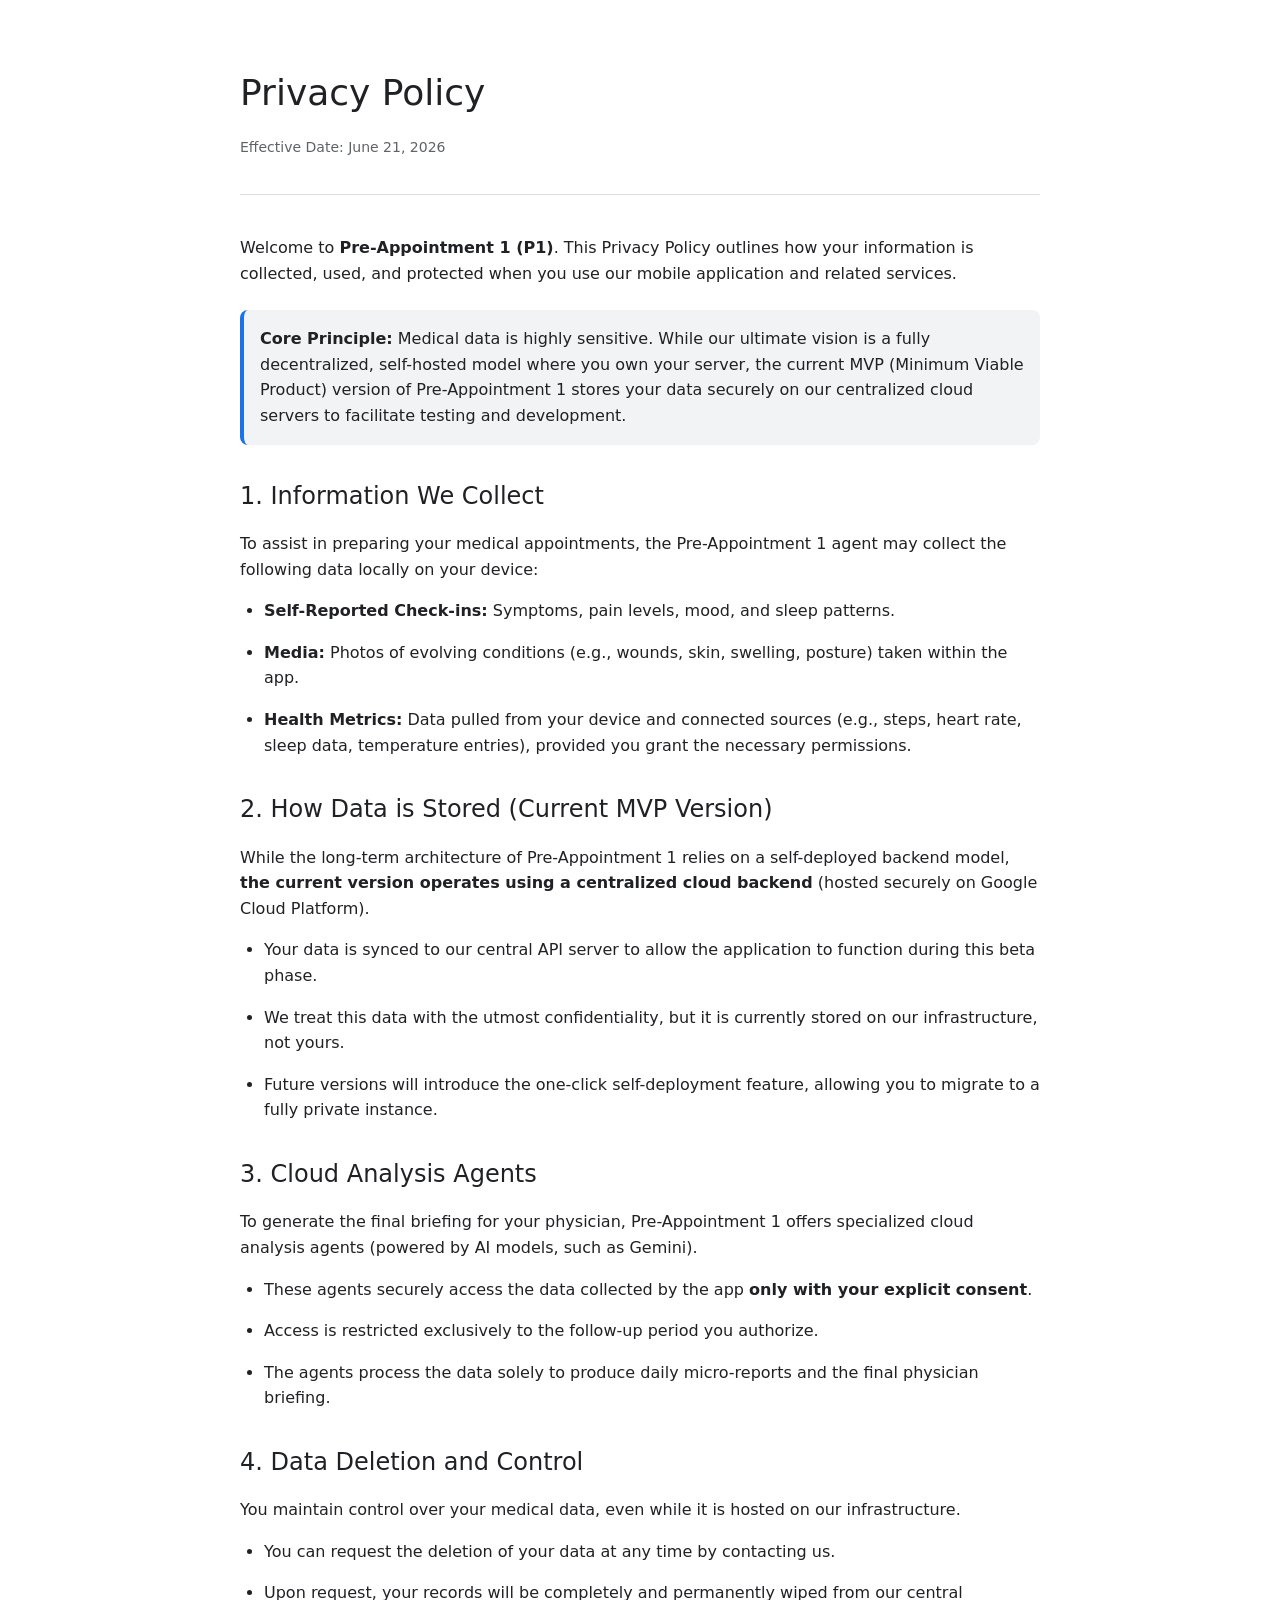
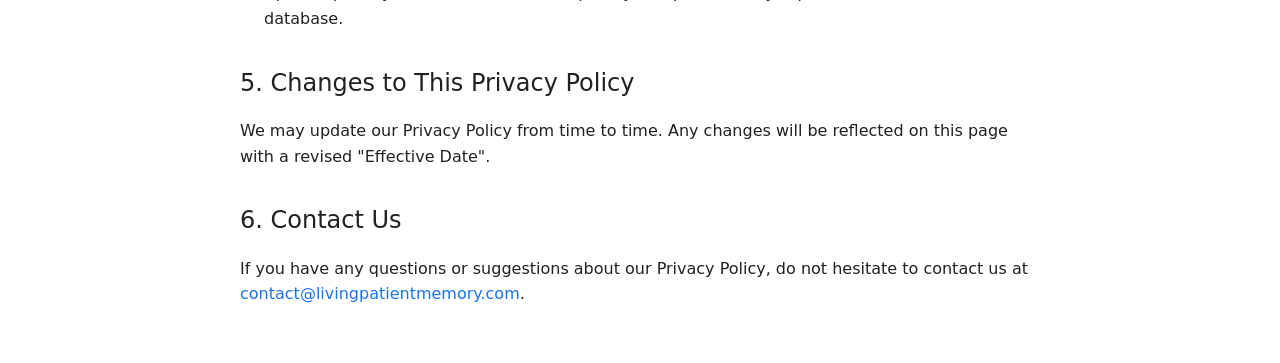
<file: web-privacy-policy/index.html>
<!DOCTYPE html>
<html lang="en">
<head>
    <meta charset="UTF-8">
    <meta name="viewport" content="width=device-width, initial-scale=1.0">
    <title>Privacy Policy - Pre-Appointment 1</title>
    <style>
        :root {
            --font-family: 'Google Sans', 'Roboto', 'Inter', system-ui, -apple-system, sans-serif;
            --text-color: #202124;
            --secondary-text-color: #5f6368;
            --link-color: #1a73e8;
            --bg-color: #ffffff;
        }

        body {
            font-family: var(--font-family);
            color: var(--text-color);
            background-color: var(--bg-color);
            line-height: 1.6;
            margin: 0;
            padding: 0;
            -webkit-font-smoothing: antialiased;
        }

        .container {
            max-width: 800px;
            margin: 0 auto;
            padding: 40px 20px;
        }

        header {
            margin-bottom: 40px;
            border-bottom: 1px solid #dadce0;
            padding-bottom: 20px;
        }

        h1 {
            font-size: 2.25rem;
            font-weight: 400;
            margin-bottom: 8px;
            color: var(--text-color);
        }

        .effective-date {
            color: var(--secondary-text-color);
            font-size: 0.875rem;
        }

        h2 {
            font-size: 1.5rem;
            font-weight: 400;
            margin-top: 32px;
            margin-bottom: 16px;
        }

        p, li {
            font-size: 1rem;
            color: var(--text-color);
            margin-bottom: 16px;
        }

        ul {
            margin-bottom: 24px;
            padding-left: 24px;
        }

        a {
            color: var(--link-color);
            text-decoration: none;
        }

        a:hover {
            text-decoration: underline;
        }

        .highlight {
            background-color: #f1f3f4;
            padding: 16px;
            border-radius: 8px;
            margin: 24px 0;
            border-left: 4px solid #1a73e8;
        }
    </style>
</head>
<body>
    <div class="container">
        <header>
            <h1>Privacy Policy</h1>
            <p class="effective-date">Effective Date: June 21, 2026</p>
        </header>

        <section>
            <p>Welcome to <strong>Pre-Appointment 1 (P1)</strong>. This Privacy Policy outlines how your information is collected, used, and protected when you use our mobile application and related services.</p>
            
            <div class="highlight">
                <strong>Core Principle:</strong> Medical data is highly sensitive. While our ultimate vision is a fully decentralized, self-hosted model where you own your server, the current MVP (Minimum Viable Product) version of Pre-Appointment 1 stores your data securely on our centralized cloud servers to facilitate testing and development.
            </div>
        </section>

        <section>
            <h2>1. Information We Collect</h2>
            <p>To assist in preparing your medical appointments, the Pre-Appointment 1 agent may collect the following data locally on your device:</p>
            <ul>
                <li><strong>Self-Reported Check-ins:</strong> Symptoms, pain levels, mood, and sleep patterns.</li>
                <li><strong>Media:</strong> Photos of evolving conditions (e.g., wounds, skin, swelling, posture) taken within the app.</li>
                <li><strong>Health Metrics:</strong> Data pulled from your device and connected sources (e.g., steps, heart rate, sleep data, temperature entries), provided you grant the necessary permissions.</li>
            </ul>
        </section>

        <section>
            <h2>2. How Data is Stored (Current MVP Version)</h2>
            <p>While the long-term architecture of Pre-Appointment 1 relies on a self-deployed backend model, <strong>the current version operates using a centralized cloud backend</strong> (hosted securely on Google Cloud Platform).</p>
            <ul>
                <li>Your data is synced to our central API server to allow the application to function during this beta phase.</li>
                <li>We treat this data with the utmost confidentiality, but it is currently stored on our infrastructure, not yours.</li>
                <li>Future versions will introduce the one-click self-deployment feature, allowing you to migrate to a fully private instance.</li>
            </ul>
        </section>

        <section>
            <h2>3. Cloud Analysis Agents</h2>
            <p>To generate the final briefing for your physician, Pre-Appointment 1 offers specialized cloud analysis agents (powered by AI models, such as Gemini).</p>
            <ul>
                <li>These agents securely access the data collected by the app <strong>only with your explicit consent</strong>.</li>
                <li>Access is restricted exclusively to the follow-up period you authorize.</li>
                <li>The agents process the data solely to produce daily micro-reports and the final physician briefing.</li>
            </ul>
        </section>

        <section>
            <h2>4. Data Deletion and Control</h2>
            <p>You maintain control over your medical data, even while it is hosted on our infrastructure.</p>
            <ul>
                <li>You can request the deletion of your data at any time by contacting us.</li>
                <li>Upon request, your records will be completely and permanently wiped from our central database.</li>
            </ul>
        </section>

        <section>
            <h2>5. Changes to This Privacy Policy</h2>
            <p>We may update our Privacy Policy from time to time. Any changes will be reflected on this page with a revised "Effective Date".</p>
        </section>

        <section>
            <h2>6. Contact Us</h2>
            <p>If you have any questions or suggestions about our Privacy Policy, do not hesitate to contact us at <a href="mailto:contact@livingpatientmemory.com">contact@livingpatientmemory.com</a>.</p>
        </section>
    </div>
</body>
</html>
</file>
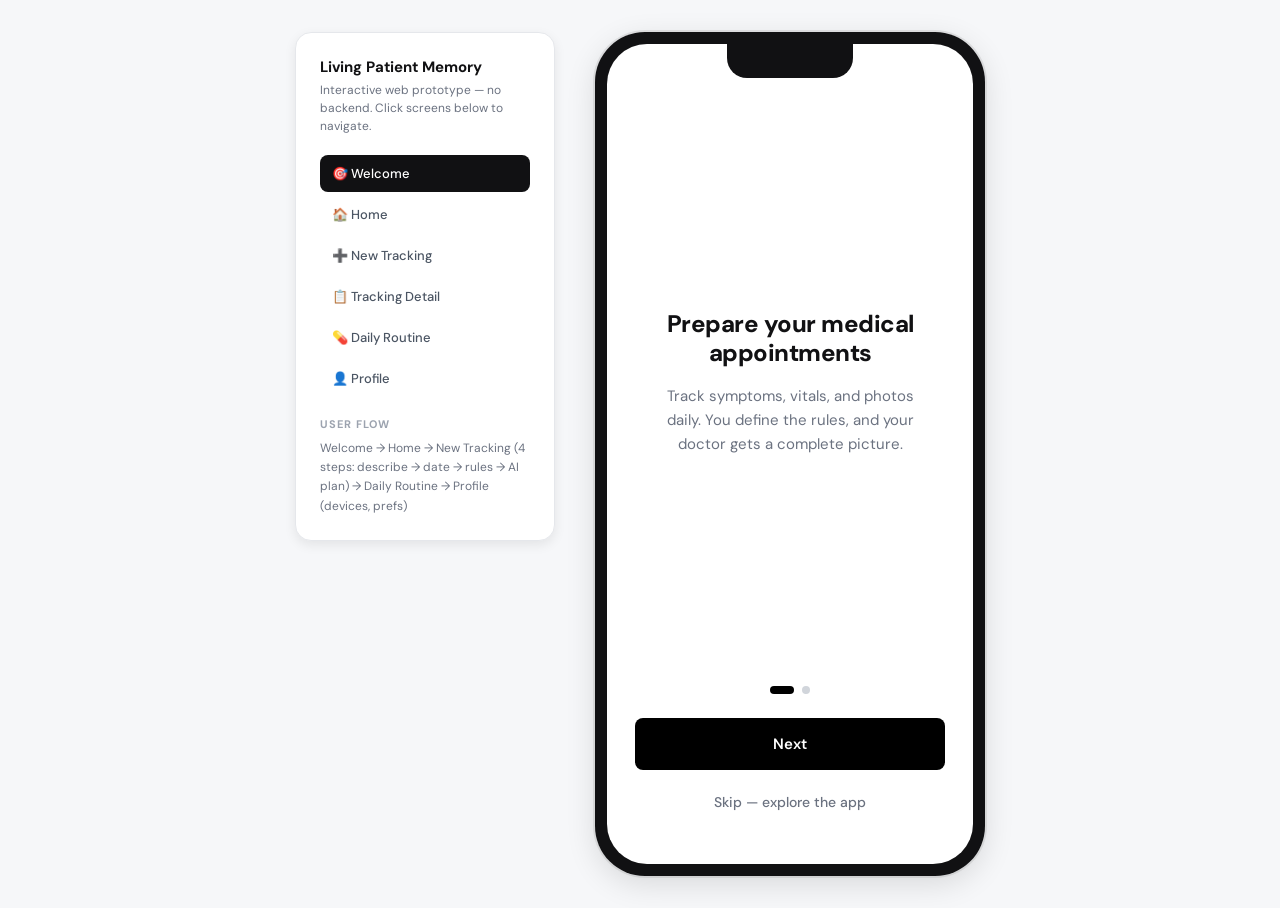
<file: web-prototype/index.html>
<!DOCTYPE html>
<html lang="en">
<head>
  <meta charset="UTF-8" />
  <meta name="viewport" content="width=device-width, initial-scale=1, maximum-scale=1, user-scalable=no" />
  <title>Living Patient Memory — Web Prototype</title>
  <meta name="description" content="Prepare your medical appointments with AI-powered health tracking. Web prototype for Living Patient Memory." />
  <link rel="preconnect" href="https://fonts.googleapis.com" />
  <link rel="preconnect" href="https://fonts.gstatic.com" crossorigin />
  <link href="https://fonts.googleapis.com/css2?family=DM+Sans:ital,opsz,wght@0,9..40,400;0,9..40,500;0,9..40,600;0,9..40,700;0,9..40,800;1,9..40,400&display=swap" rel="stylesheet" />
  <link rel="stylesheet" href="styles.css" />
  <link rel="stylesheet" href="journey.css" />
</head>
<body>

  <!-- ═══ POV PANEL ═══ -->
  <aside class="pov-panel" id="povPanel">
    <h2>Living Patient Memory</h2>
    <p class="pov-desc">Interactive web prototype — no backend. Click screens below to navigate.</p>
    <nav class="pov-nav">
      <button data-screen="onboarding" class="active">🎯 Welcome</button>
      <button data-screen="home">🏠 Home</button>
      <button data-screen="new-tracking">➕ New Tracking</button>
      <button data-screen="detail">📋 Tracking Detail</button>
      <button data-screen="routine">💊 Daily Routine</button>
      <button data-screen="profile">👤 Profile</button>
    </nav>
    <div class="pov-section">
      <h3>User Flow</h3>
      <p>Welcome → Home → New Tracking (4 steps: describe → date → rules → AI plan) → Daily Routine → Profile (devices, prefs)</p>
    </div>
  </aside>

  <!-- ═══ PHONE FRAME ═══ -->
  <div class="phone-frame">
    <div class="phone-notch"></div>
    <div class="phone-screen" id="phoneScreen">

      <!-- ═══ DRAWER ═══ -->
      <div class="drawer-overlay" id="drawerOverlay" onclick="toggleDrawer()"></div>
      <div class="drawer" id="mainDrawer">
        <div class="drawer-header">
          <div class="drawer-profile" onclick="goTo('profile'); toggleDrawer()">
            <div class="drawer-avatar" id="drawerAvatar">A</div>
            <div>
              <div style="font-weight:700; font-size:16px;" id="drawerName">Alex</div>
              <div style="font-size:12px; color:var(--gray-500);">View profile</div>
            </div>
          </div>
        </div>
        <div class="drawer-content">
          <div class="drawer-item" onclick="goTo('home'); toggleDrawer()">
            <svg viewBox="0 0 24 24" fill="none" stroke="currentColor" stroke-width="2" width="20" height="20"><path d="M3 9l9-7 9 7v11a2 2 0 0 1-2 2H5a2 2 0 0 1-2-2z"/><polyline points="9 22 9 12 15 12 15 22"/></svg>
            Home
          </div>
          <div class="section-label" style="margin:24px 0 8px;">Active Trackings</div>
          <div id="drawerTrackingsList"></div>
          <div class="drawer-item" style="color:var(--black); margin-top:12px;" onclick="goTo('new-tracking'); toggleDrawer()">
            <svg viewBox="0 0 24 24" fill="none" stroke="currentColor" stroke-width="2" width="20" height="20"><line x1="12" y1="5" x2="12" y2="19"/><line x1="5" y1="12" x2="19" y2="12"/></svg>
            Start new tracking
          </div>
        </div>
      </div>

      <!-- ═══ ONBOARDING ═══ -->
      <section class="screen active" id="screen-onboarding" data-screen="onboarding">
        <div class="onboarding">
          <div class="onboarding-slides">
            <!-- Slide 1 -->
            <div class="onboarding-slide active" data-slide="1">
              <h1>Prepare your medical appointments</h1>
              <p>Track symptoms, vitals, and photos daily. You define the rules, and your doctor gets a complete picture.</p>
            </div>
            <!-- Slide 2 -->
            <div class="onboarding-slide" data-slide="2">
              <h1>AI builds your best plan</h1>
              <p>Gemini analyzes your situation and designs a personalized tracking schedule, optimized for your next appointment.</p>
            </div>
          </div>
          <div class="onboarding-dots">
            <div class="dot active" data-dot="1"></div>
            <div class="dot" data-dot="2"></div>
          </div>
          <div class="onboarding-footer">
            <button class="btn-primary btn-primary--accent" id="onboardingNext">Next</button>
            <button class="btn-ghost" onclick="goTo('home')">Skip — explore the app</button>
          </div>
        </div>
      </section>

      <!-- ═══ HOME ═══ -->
      <section class="screen" id="screen-home" data-screen="home">
        <header class="app-header">
          <div class="header-top">
            <button class="btn-icon" onclick="toggleDrawer()" style="margin-left:-8px;">
              <svg viewBox="0 0 24 24" fill="none" stroke="currentColor" stroke-width="2"><line x1="3" y1="12" x2="21" y2="12"/><line x1="3" y1="6" x2="21" y2="6"/><line x1="3" y1="18" x2="21" y2="18"/></svg>
            </button>
            <h1 class="header-title" style="flex:1; text-align:center; font-size:18px;">Living Patient Memory</h1>
            <div style="width:40px;"></div> <!-- Spacer -->
          </div>
        </header>

        <!-- Countdown card (shown when there's an active tracking) -->
        <div class="countdown-card" id="countdownCard" style="display:none">
          <div class="countdown-label">Next appointment</div>
          <div class="countdown-date" id="countdownDate">July 2, 2026 — Dr. Martinez</div>
          <div class="countdown-timer" id="countdownTimer">
            <div class="countdown-unit"><div class="countdown-value" id="cdDays">19</div><div class="countdown-suffix">days</div></div>
            <div class="countdown-unit"><div class="countdown-value" id="cdHours">08</div><div class="countdown-suffix">hrs</div></div>
            <div class="countdown-unit"><div class="countdown-value" id="cdMins">42</div><div class="countdown-suffix">min</div></div>
          </div>
        </div>

        <div class="content with-bottom">
          <!-- Today's tasks nudge -->
          <div class="tracking-card" id="todayNudge" style="display:none" onclick="goTo('routine')">
            <div class="tracking-card-header">
              <div>
                <div class="tracking-card-title">Today's routine</div>
                <div class="tracking-card-sub">Photo and check-in due before 8:00 PM</div>
              </div>
              <div class="tracking-badge">Pending</div>
            </div>
          </div>

          <div class="section-label">Active trackings</div>

          <!-- Empty state -->
          <div class="empty-state" id="emptyState">
            <div class="empty-title">No active tracking</div>
            <div class="empty-desc">Describe what you want to monitor and our AI will build your personalized plan before your next appointment.</div>
            <button class="btn-primary btn-primary--accent" style="width:auto; padding:0 32px;" onclick="goTo('new-tracking')">Start your first tracking</button>
          </div>

          <!-- Tracking list -->
          <div id="trackingList" style="display:none"></div>
        </div>

        <!-- FAB -->
        <button class="fab" onclick="goTo('new-tracking')" aria-label="New tracking">
          <svg viewBox="0 0 24 24" fill="none" stroke="currentColor" stroke-width="2.5"><line x1="12" y1="5" x2="12" y2="19"/><line x1="5" y1="12" x2="19" y2="12"/></svg>
        </button>

        <!-- Tab bar -->
        <nav class="tab-bar">
          <button class="tab active">
            <svg viewBox="0 0 24 24" fill="currentColor"><path d="M10 20v-6h4v6h5v-8h3L12 3 2 12h3v8z"/></svg>
            <span>Home</span>
          </button>
          <button class="tab" onclick="goTo('profile')">
            <svg viewBox="0 0 24 24" fill="none" stroke="currentColor" stroke-width="2"><path d="M20 21v-2a4 4 0 0 0-4-4H8a4 4 0 0 0-4 4v2"/><circle cx="12" cy="7" r="4"/></svg>
            <span>Profile</span>
          </button>
        </nav>
      </section>

      <!-- ═══ NEW TRACKING ═══ -->
      <section class="screen" id="screen-new-tracking" data-screen="new-tracking">
        <div class="sub-header">
          <button class="btn-icon" onclick="goTo('home')">
            <svg viewBox="0 0 24 24" fill="none" stroke="currentColor" stroke-width="2"><polyline points="15 18 9 12 15 6"/></svg>
          </button>
          <h2>New Tracking</h2>
          <div class="spacer"></div>
        </div>

        <div class="step-indicator" id="stepIndicator">
          <div class="step-bar done"></div>
          <div class="step-bar"></div>
          <div class="step-bar"></div>
          <div class="step-bar"></div>
        </div>
        <div class="step-count" id="stepCount">Step 1 of 4</div>

        <div class="content" id="newTrackingContent">
          <!-- Steps are rendered dynamically by JS -->
        </div>
      </section>

      <!-- ═══ TRACKING DETAIL (REDESIGNED JOURNEY) ═══ -->
      <section class="screen" id="screen-detail" data-screen="detail">
        <div class="sub-header">
          <button class="btn-icon" onclick="toggleDrawer()">
            <svg viewBox="0 0 24 24" fill="none" stroke="currentColor" stroke-width="2"><line x1="3" y1="12" x2="21" y2="12"/><line x1="3" y1="6" x2="21" y2="6"/><line x1="3" y1="18" x2="21" y2="18"/></svg>
          </button>
          <h2 id="detailTitle">Tracking</h2>
          <button class="btn-icon" id="detailMenuBtn" onclick="toggleManageModal()">
            <svg viewBox="0 0 24 24" fill="none" stroke="currentColor" stroke-width="2"><circle cx="12" cy="12" r="1"/><circle cx="12" cy="5" r="1"/><circle cx="12" cy="19" r="1"/></svg>
          </button>
        </div>

        <!-- Sticky Appointment Bar (black) -->
        <div class="journey-appt-bar" id="journeyApptBar"></div>

        <!-- Progress Strip -->
        <div class="journey-progress-strip" id="journeyProgressStrip"></div>

        <div class="content" style="padding: 0; padding-bottom: 60px; overflow-y: auto;">
          <!-- Timeline -->
          <div class="journey-timeline" id="journeyTimeline"></div>
        </div>

        <!-- Bottom Chat Bar -->
        <div class="journey-chat-bar">
          <input type="text" class="journey-chat-input" id="journeyChatInput" placeholder="Ask a question..." />
          <button class="journey-chat-send" onclick="sendJourneyMessage()">
            <svg viewBox="0 0 24 24" fill="none" stroke="currentColor" stroke-width="2" width="16" height="16"><line x1="22" y1="2" x2="11" y2="13"/><polygon points="22 2 15 22 11 13 2 9 22 2"/></svg>
          </button>
        </div>

        <!-- Manage modal -->
        <div class="modal-overlay" id="manageModal">
          <div class="modal-sheet">
            <div class="modal-handle"></div>
            <div class="modal-title">Manage tracking</div>
            <button class="btn-secondary" style="margin-bottom:8px;" onclick="showDateEditModal()">Change appointment date</button>
            <button class="btn-secondary" style="margin-bottom:8px;" onclick="goTo('new-tracking')">Edit my rules</button>
            <button class="btn-primary btn-primary--danger" style="margin-bottom:8px;" onclick="deleteTracking()">Delete this tracking</button>
            <button class="btn-ghost" onclick="toggleManageModal()">Cancel</button>
          </div>
        </div>

        <!-- Date edit modal -->
        <div class="modal-overlay" id="dateEditModal">
          <div class="modal-sheet">
            <div class="modal-handle"></div>
            <div class="modal-title">Change appointment date</div>
            <div class="field">
              <label for="editApptDate">New appointment date</label>
              <div class="date-input-wrapper">
                <input type="date" id="editApptDate" />
              </div>
            </div>
            <button class="btn-primary btn-primary--accent" onclick="saveNewDate()">Save new date</button>
            <button class="btn-ghost" onclick="hideDateEditModal()">Cancel</button>
          </div>
        </div>

        <!-- Tab bar -->
        <nav class="tab-bar">
          <button class="tab" onclick="goTo('home')">
            <svg viewBox="0 0 24 24" fill="none" stroke="currentColor" stroke-width="2"><path d="M10 20v-6h4v6h5v-8h3L12 3 2 12h3v8z"/></svg>
            <span>Home</span>
          </button>
          <button class="tab" onclick="goTo('profile')">
            <svg viewBox="0 0 24 24" fill="none" stroke="currentColor" stroke-width="2"><path d="M20 21v-2a4 4 0 0 0-4-4H8a4 4 0 0 0-4 4v2"/><circle cx="12" cy="7" r="4"/></svg>
            <span>Profile</span>
          </button>
        </nav>
      </section>

      <!-- ═══ DAILY ROUTINE ═══ -->
      <section class="screen" id="screen-routine" data-screen="routine">
        <div class="sub-header">
          <button class="btn-icon" onclick="goTo('detail')">
            <svg viewBox="0 0 24 24" fill="none" stroke="currentColor" stroke-width="2"><polyline points="15 18 9 12 15 6"/></svg>
          </button>
          <h2>Today's Routine</h2>
          <div class="spacer"></div>
        </div>

        <div class="step-indicator" id="routineStepIndicator">
          <div class="step-bar done"></div>
          <div class="step-bar"></div>
          <div class="step-bar"></div>
        </div>
        <div class="step-count" id="routineStepCount">Step 1 of 3</div>

        <div class="content" id="routineContent">
          <!-- Populated by JS -->
        </div>
      </section>

      <!-- ═══ ROUTINE DONE ═══ -->
      <section class="screen" id="screen-routine-done" data-screen="routine-done">
        <div class="done-screen">
          <div class="done-check">✓</div>
          <div class="done-title">Routine complete!</div>
          <div class="done-desc">Today's data has been saved. Your tracking file is getting stronger — come back tomorrow.</div>
          <button class="btn-primary btn-primary--accent" style="width:auto; padding:0 32px;" onclick="goTo('home')">Back to home</button>
        </div>
      </section>

      <!-- ═══ PROFILE ═══ -->
      <section class="screen" id="screen-profile" data-screen="profile">
        <div class="sub-header">
          <button class="btn-icon" onclick="toggleDrawer()">
            <svg viewBox="0 0 24 24" fill="none" stroke="currentColor" stroke-width="2"><line x1="3" y1="12" x2="21" y2="12"/><line x1="3" y1="6" x2="21" y2="6"/><line x1="3" y1="18" x2="21" y2="18"/></svg>
          </button>
          <h2>Profile</h2>
          <div class="spacer"></div>
        </div>
        <div class="profile-header-section" style="padding-top:20px;">
          <div class="profile-avatar-lg" id="profileAvatarLg">A</div>
        </div>

        <div class="content" style="padding-top:20px; padding-bottom:80px;">
          <div class="field" style="margin-bottom: 24px;">
            <label for="profileNameInput">Full Name</label>
            <input type="text" id="profileNameInput" value="Alex" style="font-size:18px; font-weight:bold;" />
          </div>

          <div class="menu-group">
            <h3>Connected Devices</h3>
            <div class="toggle-row" onclick="toggleDevice(this)">
              <div class="toggle-row-left">
                <div>
                  <div class="toggle-label">Smartwatch</div>
                  <div class="toggle-sublabel">Steps, heart rate, sleep</div>
                </div>
              </div>
              <div class="toggle" data-device="watch"><div class="toggle-knob"></div></div>
            </div>
            <div class="toggle-row" onclick="toggleDevice(this)">
              <div class="toggle-row-left">
                <div>
                  <div class="toggle-label">Digital thermometer</div>
                  <div class="toggle-sublabel">Manual temperature entries</div>
                </div>
              </div>
              <div class="toggle on" data-device="thermometer"><div class="toggle-knob"></div></div>
            </div>
            <div class="toggle-row" onclick="toggleDevice(this)">
              <div class="toggle-row-left">
                <div>
                  <div class="toggle-label">Blood pressure monitor</div>
                  <div class="toggle-sublabel">Bluetooth BP device</div>
                </div>
              </div>
              <div class="toggle" data-device="bp"><div class="toggle-knob"></div></div>
            </div>
            <div class="toggle-row" onclick="toggleDevice(this)">
              <div class="toggle-row-left">
                <div>
                  <div class="toggle-label">Connected scale</div>
                  <div class="toggle-sublabel">Weight tracking</div>
                </div>
              </div>
              <div class="toggle" data-device="scale"><div class="toggle-knob"></div></div>
            </div>
          </div>

          <div class="menu-group">
            <h3>Preferences</h3>
            <button class="menu-item" onclick="showToast('Temperature unit changed to °C')">
              Temperature unit
              <span class="menu-badge">°C</span>
              <span class="arrow">›</span>
            </button>
            <button class="menu-item" onclick="showToast('Reminder times updated')">
              Reminder times
              <span class="menu-badge">9am, 7pm</span>
              <span class="arrow">›</span>
            </button>
          </div>

          <div class="menu-group">
            <h3>Account</h3>
            <button class="menu-item" onclick="showToast('Data export started')">
              Export my data
              <span class="arrow">›</span>
            </button>
            <button class="menu-item" onclick="showToast('Signed out')">
              Sign out
            </button>
            <button class="menu-item menu-item--danger" onclick="showToast('Account deleted')">
              Delete account and all data
            </button>
          </div>
        </div>

        <!-- Tab bar -->
        <nav class="tab-bar">
          <button class="tab" onclick="goTo('home')">
            <svg viewBox="0 0 24 24" fill="none" stroke="currentColor" stroke-width="2"><path d="M10 20v-6h4v6h5v-8h3L12 3 2 12h3v8z"/></svg>
            <span>Home</span>
          </button>
          <button class="tab active">
            <svg viewBox="0 0 24 24" fill="currentColor"><path d="M20 21v-2a4 4 0 0 0-4-4H8a4 4 0 0 0-4 4v2"/><circle cx="12" cy="7" r="4"/></svg>
            <span>Profile</span>
          </button>
        </nav>
      </section>

      <!-- Toast -->
      <div class="toast" id="toast"></div>

    </div>
  </div>

  <script src="app.js"></script>
</body>
</html>
</file>
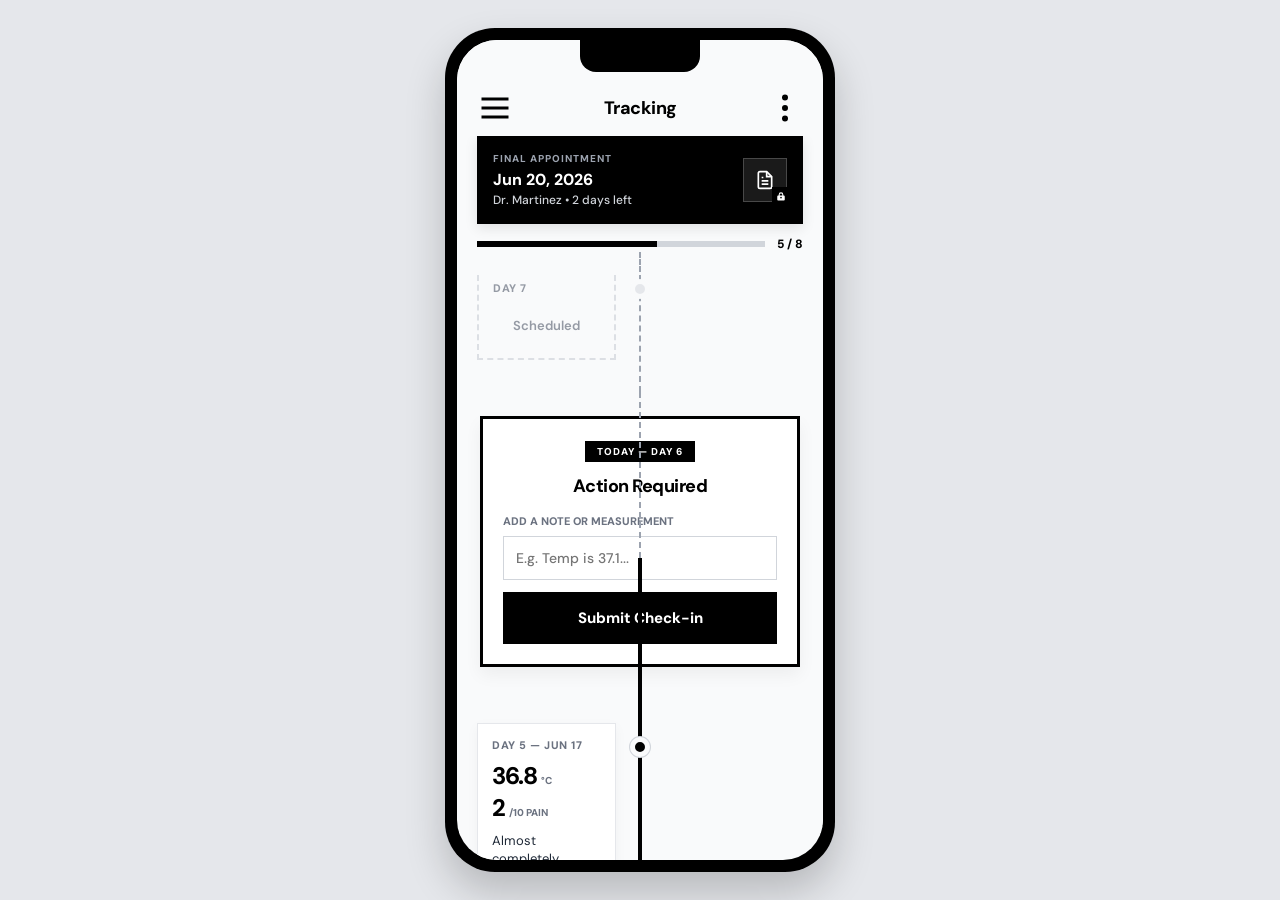
<file: web-prototype/journey-v2.html>
<!DOCTYPE html>
<html lang="en">
<head>
  <meta charset="UTF-8" />
  <meta name="viewport" content="width=device-width, initial-scale=1.0, maximum-scale=1.0, user-scalable=no"/>
  <title>LPM - Journey Reversed</title>
  <link rel="preconnect" href="https://fonts.googleapis.com" />
  <link rel="preconnect" href="https://fonts.gstatic.com" crossorigin />
  <link href="https://fonts.googleapis.com/css2?family=DM+Sans:ital,opsz,wght@0,9..40,400;0,9..40,500;0,9..40,600;0,9..40,700;0,9..40,800;1,9..40,400&display=swap" rel="stylesheet" />
  <link rel="stylesheet" href="journey-v2.css" />
</head>
<body>

  <!-- Phone Frame -->
  <div class="phone-frame">
    <div class="phone-notch"></div>
    <div class="phone-screen">

      <!-- Header -->
      <div class="app-header">
        <button class="btn-icon">
          <svg viewBox="0 0 24 24" fill="none" stroke="currentColor" stroke-width="2"><line x1="3" y1="12" x2="21" y2="12"/><line x1="3" y1="6" x2="21" y2="6"/><line x1="3" y1="18" x2="21" y2="18"/></svg>
        </button>
        <h1 class="header-title">Tracking</h1>
        <button class="btn-icon">
          <svg viewBox="0 0 24 24" fill="none" stroke="currentColor" stroke-width="2"><circle cx="12" cy="12" r="1"/><circle cx="12" cy="5" r="1"/><circle cx="12" cy="19" r="1"/></svg>
        </button>
      </div>

      <!-- STICKY TOP: The Goal (Connected to the timeline) -->
      <div class="sticky-top">
        <div class="appointment-card">
          <div class="appt-info">
            <div class="appt-label">FINAL APPOINTMENT</div>
            <div class="appt-date">Jun 20, 2026</div>
            <div class="appt-doc">Dr. Martinez • 2 days left</div>
          </div>
          
          <button class="pdf-btn" id="pdfBtn" onclick="openPdfPreview()">
            <svg viewBox="0 0 24 24" fill="none" stroke="currentColor" stroke-width="2" width="20" height="20">
              <path d="M14 2H6a2 2 0 0 0-2 2v16a2 2 0 0 0 2 2h12a2 2 0 0 0 2-2V8z"/>
              <polyline points="14 2 14 8 20 8"/>
              <line x1="16" y1="13" x2="8" y2="13"/>
              <line x1="16" y1="17" x2="8" y2="17"/>
              <polyline points="10 9 9 9 8 9"/>
            </svg>
            <div class="pdf-lock" id="pdfLock">
              <svg viewBox="0 0 24 24" fill="currentColor" width="10" height="10">
                <path d="M19 11h-1.4V8.8A5.6 5.6 0 0 0 12 3.2a5.6 5.6 0 0 0-5.6 5.6V11H5c-1.1 0-2 .9-2 2v8c0 1.1.9 2 2 2h14c1.1 0 2-.9 2-2v-8c0-1.1-.9-2-2-2zm-7 7c-1.1 0-2-.9-2-2s.9-2 2-2 2 .9 2 2-.9 2-2 2zm3.1-7H8.9V8.8c0-1.7 1.4-3.1 3.1-3.1 1.7 0 3.1 1.4 3.1 3.1V11z"/>
              </svg>
            </div>
          </button>
        </div>
        
        <div class="progress-container">
          <div class="progress-track">
            <div class="progress-fill" style="width: 62.5%"></div>
          </div>
          <div class="progress-text">5 / 8</div>
        </div>
        
        <!-- This line connects the sticky top to the scrolling timeline below -->
        <div class="top-connector-line"></div>
      </div>

      <!-- TIMELINE: Reversed Order -->
      <div class="timeline-container" id="timelineContainer">
        <!-- JS will inject timeline items here (Day 8 down to Day 1) -->
      </div>

    </div>

    <!-- PDF Modal -->
    <div class="modal-overlay" id="pdfModal">
      <div class="modal-sheet">
        <div class="modal-header">
          <h2 class="modal-title">Report Preview</h2>
          <button class="btn-icon" onclick="closePdfPreview()" style="width:32px;height:32px">
            <svg viewBox="0 0 24 24" fill="none" stroke="currentColor" stroke-width="2" width="20" height="20"><line x1="18" y1="6" x2="6" y2="18"/><line x1="6" y1="6" x2="18" y2="18"/></svg>
          </button>
        </div>
        <div class="modal-content">
          <div class="info-box">
            <svg viewBox="0 0 24 24" fill="none" stroke="currentColor" stroke-width="2" width="16" height="16" style="flex-shrink:0"><circle cx="12" cy="12" r="10"/><line x1="12" y1="16" x2="12" y2="12"/><line x1="12" y1="8" x2="12.01" y2="8"/></svg>
            <p>This is a preview. The final PDF will be unlocked once you complete all 8 days.</p>
          </div>
          <h3 class="chart-title">Temperature Trend</h3>
          <canvas id="previewChart" width="300" height="120"></canvas>
          <button class="btn-primary" style="margin-top:20px;" onclick="closePdfPreview()">Got it</button>
        </div>
      </div>
    </div>

  </div>

  <script src="journey-v2.js"></script>
</body>
</html>
</file>
<file: web-prototype/styles.css>
/* ═══════════════════════════════════════════════════
   Living Patient Memory — Web Prototype Design System
   ═══════════════════════════════════════════════════ */

*, *::before, *::after { box-sizing: border-box; margin: 0; padding: 0; }

:root {
  /* Colors */
  --bg: #F6F7F9;
  --white: #FFFFFF;
  --black: #111113;
  --gray-50: #FAFAFA;
  --gray-100: #F3F4F6;
  --gray-200: #E5E7EB;
  --gray-300: #D1D5DB;
  --gray-400: #9CA3AF;
  --gray-500: #6B7280;
  --gray-600: #4B5563;
  --gray-700: #374151;
  --accent: #000000;
  --accent-light: #F3F4F6;
  --accent-dark: #111113;
  --danger: #EF4444;
  --danger-light: #FEE2E2;
  --warning: #F59E0B;
  --warning-light: #FEF3C7;
  --success: #10B981;
  --success-light: #D1FAE5;

  /* Typography */
  --font: 'DM Sans', -apple-system, BlinkMacSystemFont, sans-serif;
  --radius: 12px;
  --radius-sm: 8px;
  --radius-lg: 16px;
  --shadow-sm: 0 1px 3px rgba(0,0,0,.06);
  --shadow-md: 0 4px 12px rgba(0,0,0,.08);
  --shadow-lg: 0 8px 30px rgba(0,0,0,.12);
  --transition: .2s cubic-bezier(.4,0,.2,1);
}

html { font-size: 16px; }
body {
  font-family: var(--font);
  background: var(--bg);
  color: var(--black);
  min-height: 100vh;
  display: flex;
  justify-content: center;
  align-items: flex-start;
  gap: 40px;
  padding: 32px;
  -webkit-font-smoothing: antialiased;
}

/* ═══ POV PANEL ═══ */
.pov-panel {
  position: sticky;
  top: 32px;
  width: 260px;
  flex-shrink: 0;
  background: var(--white);
  border-radius: var(--radius-lg);
  padding: 24px;
  box-shadow: var(--shadow-md);
  border: 1px solid var(--gray-200);
}
.pov-panel h2 {
  font-size: 15px;
  font-weight: 700;
  margin-bottom: 4px;
}
.pov-desc {
  font-size: 12px;
  color: var(--gray-500);
  margin-bottom: 20px;
  line-height: 1.5;
}
.pov-nav { display: flex; flex-direction: column; gap: 4px; }
.pov-nav button {
  display: flex;
  align-items: center;
  gap: 8px;
  padding: 10px 12px;
  border: none;
  background: transparent;
  border-radius: var(--radius-sm);
  font-family: var(--font);
  font-size: 13px;
  font-weight: 500;
  color: var(--gray-600);
  cursor: pointer;
  transition: var(--transition);
  text-align: left;
}
.pov-nav button:hover { background: var(--gray-100); color: var(--black); }
.pov-nav button.active { background: var(--black); color: var(--white); }

.pov-section { margin-top: 20px; }
.pov-section h3 {
  font-size: 11px;
  font-weight: 700;
  text-transform: uppercase;
  letter-spacing: 1px;
  color: var(--gray-400);
  margin-bottom: 8px;
}
.pov-section p { font-size: 12px; color: var(--gray-500); line-height: 1.6; }

/* ═══ PHONE FRAME ═══ */
.phone-frame {
  width: 390px;
  height: 844px;
  background: var(--black);
  border-radius: 50px;
  padding: 12px;
  box-shadow: var(--shadow-lg), 0 0 0 2px rgba(0,0,0,.08);
  position: relative;
  flex-shrink: 0;
}
.phone-notch {
  position: absolute;
  top: 12px;
  left: 50%;
  transform: translateX(-50%);
  width: 126px;
  height: 34px;
  background: var(--black);
  border-radius: 0 0 20px 20px;
  z-index: 100;
}
.phone-screen {
  width: 100%;
  height: 100%;
  background: var(--white);
  border-radius: 40px;
  overflow: hidden;
  position: relative;
}

/* ═══ SCREENS ═══ */
.screen {
  position: absolute;
  inset: 0;
  display: none;
  flex-direction: column;
  overflow-y: auto;
  overflow-x: hidden;
  scrollbar-width: none;
}
.screen::-webkit-scrollbar { display: none; }
.screen.active {
  display: flex;
  animation: fadeSlideIn .3s ease;
}
@keyframes fadeSlideIn {
  from { opacity: 0; transform: translateY(8px); }
  to { opacity: 1; transform: translateY(0); }
}

/* ═══ ONBOARDING ═══ */
.onboarding {
  flex: 1;
  display: flex;
  flex-direction: column;
  padding: 60px 28px 40px;
  text-align: center;
}
.onboarding-slides {
  flex: 1;
  display: flex;
  flex-direction: column;
  justify-content: center;
  align-items: center;
}
.onboarding-slide {
  display: none;
  flex-direction: column;
  align-items: center;
  gap: 16px;
  animation: fadeSlideIn .4s ease;
}
.onboarding-slide.active { display: flex; }
.onboarding-icon {
  font-size: 64px;
  margin-bottom: 8px;
  animation: floatIcon 3s ease-in-out infinite;
}
@keyframes floatIcon {
  0%, 100% { transform: translateY(0); }
  50% { transform: translateY(-8px); }
}
.onboarding h1 {
  font-size: 24px;
  font-weight: 800;
  line-height: 1.2;
  letter-spacing: -.5px;
  max-width: 280px;
}
.onboarding p {
  font-size: 15px;
  color: var(--gray-500);
  line-height: 1.6;
  max-width: 260px;
}
.onboarding-dots {
  display: flex;
  gap: 8px;
  justify-content: center;
  margin: 24px 0;
}
.dot {
  width: 8px; height: 8px;
  border-radius: 50%;
  background: var(--gray-300);
  transition: var(--transition);
}
.dot.active {
  background: var(--accent);
  width: 24px;
  border-radius: 4px;
}
.onboarding-footer {
  display: flex;
  flex-direction: column;
  gap: 10px;
}

/* ═══ HEADER ═══ */
.app-header {
  padding: 56px 24px 20px;
  background: var(--white);
}
.header-top {
  display: flex;
  justify-content: space-between;
  align-items: center;
  margin-bottom: 16px;
}
.header-greeting {
  font-size: 14px;
  color: var(--gray-500);
  font-weight: 500;
}
.header-title {
  font-size: 22px;
  font-weight: 800;
  letter-spacing: -.3px;
}
.header-avatar {
  width: 40px; height: 40px;
  border-radius: 50%;
  background: linear-gradient(135deg, var(--accent), var(--accent-dark));
  color: white;
  display: flex; align-items: center; justify-content: center;
  font-size: 14px; font-weight: 700;
  cursor: pointer;
  transition: var(--transition);
}
.header-avatar:hover { transform: scale(1.08); }

/* ═══ COUNTDOWN CARD ═══ */
.countdown-card {
  background: var(--black);
  border-radius: var(--radius);
  padding: 20px;
  color: white;
  margin: 0 24px 16px;
}
.countdown-label {
  font-size: 12px;
  font-weight: 600;
  text-transform: uppercase;
  letter-spacing: 1px;
  opacity: .85;
  margin-bottom: 8px;
}
.countdown-date {
  font-size: 17px;
  font-weight: 700;
  margin-bottom: 12px;
}
.countdown-timer {
  display: flex;
  gap: 12px;
}
.countdown-unit {
  text-align: center;
}
.countdown-value {
  font-size: 28px;
  font-weight: 800;
  line-height: 1;
  letter-spacing: -1px;
}
.countdown-suffix {
  font-size: 11px;
  opacity: .7;
  font-weight: 500;
  text-transform: uppercase;
}

/* ═══ CONTENT ═══ */
.content {
  flex: 1;
  padding: 0 24px 24px;
  overflow-y: auto;
}
.content.with-bottom { padding-bottom: 100px; }

/* ═══ SECTION LABEL ═══ */
.section-label {
  font-size: 11px;
  font-weight: 700;
  text-transform: uppercase;
  letter-spacing: 1.5px;
  color: var(--gray-400);
  margin: 20px 0 12px;
}

/* ═══ TRACKING CARD ═══ */
.tracking-card {
  background: var(--white);
  border: 1px solid var(--gray-200);
  border-radius: var(--radius);
  padding: 18px;
  cursor: pointer;
  transition: var(--transition);
  margin-bottom: 10px;
}
.tracking-card:hover {
  border-color: var(--gray-300);
  box-shadow: var(--shadow-sm);
}
.tracking-card-header {
  display: flex;
  justify-content: space-between;
  align-items: flex-start;
  margin-bottom: 12px;
}
.tracking-card-title {
  font-size: 16px;
  font-weight: 700;
}
.tracking-card-sub {
  font-size: 13px;
  color: var(--gray-500);
  margin-top: 2px;
}
.tracking-badge {
  font-size: 11px;
  font-weight: 600;
  padding: 4px 10px;
  border-radius: 20px;
  background: var(--accent-light);
  color: var(--accent-dark);
  white-space: nowrap;
}
.tracking-badge--done {
  background: var(--gray-100);
  color: var(--gray-500);
}
.progress-bar {
  height: 4px;
  background: var(--gray-200);
  border-radius: 2px;
  overflow: hidden;
  margin-top: 14px;
}
.progress-fill {
  height: 100%;
  background: var(--accent);
  border-radius: 2px;
  transition: width .5s ease;
}
.tracking-card-footer {
  display: flex;
  justify-content: space-between;
  align-items: center;
  margin-top: 10px;
  font-size: 12px;
  color: var(--gray-500);
}

/* ═══ EMPTY STATE ═══ */
.empty-state {
  display: flex;
  flex-direction: column;
  align-items: center;
  text-align: center;
  padding: 40px 20px;
}
.empty-icon { font-size: 56px; margin-bottom: 16px; }
.empty-title {
  font-size: 18px;
  font-weight: 700;
  margin-bottom: 8px;
}
.empty-desc {
  font-size: 14px;
  color: var(--gray-500);
  line-height: 1.6;
  max-width: 260px;
  margin-bottom: 24px;
}

/* ═══ SUB PAGE HEADER ═══ */
.sub-header {
  display: flex;
  align-items: center;
  gap: 12px;
  padding: 56px 20px 16px;
  background: var(--white);
}
.sub-header h2 {
  flex: 1;
  font-size: 18px;
  font-weight: 700;
}
.sub-header .spacer { width: 40px; }

/* ═══ BUTTONS ═══ */
.btn-primary {
  display: flex;
  align-items: center;
  justify-content: center;
  gap: 8px;
  width: 100%;
  height: 52px;
  border: none;
  border-radius: var(--radius-sm);
  background: var(--black);
  color: var(--white);
  font-family: var(--font);
  font-size: 15px;
  font-weight: 600;
  cursor: pointer;
  transition: var(--transition);
}
.btn-primary:hover { opacity: .88; }
.btn-primary:active { transform: scale(.98); }
.btn-primary:disabled { background: var(--gray-200); color: var(--gray-400); cursor: default; }
.btn-primary--accent { background: var(--accent); }
.btn-primary--accent:hover { background: var(--accent-dark); }
.btn-primary--danger { background: var(--danger); }

.btn-secondary {
  display: flex;
  align-items: center;
  justify-content: center;
  gap: 8px;
  width: 100%;
  height: 48px;
  border: 1.5px solid var(--gray-200);
  border-radius: var(--radius-sm);
  background: var(--white);
  color: var(--black);
  font-family: var(--font);
  font-size: 14px;
  font-weight: 600;
  cursor: pointer;
  transition: var(--transition);
}
.btn-secondary:hover { border-color: var(--gray-300); background: var(--gray-50); }

.btn-ghost {
  display: flex;
  align-items: center;
  justify-content: center;
  gap: 8px;
  width: 100%;
  height: 44px;
  border: none;
  background: transparent;
  color: var(--gray-500);
  font-family: var(--font);
  font-size: 14px;
  font-weight: 500;
  cursor: pointer;
  transition: var(--transition);
}
.btn-ghost:hover { color: var(--black); }

.btn-sm { height: 38px; font-size: 13px; border-radius: var(--radius-sm); }
.btn-icon {
  width: 40px; height: 40px;
  border: none; background: transparent;
  border-radius: var(--radius-sm);
  display: flex; align-items: center; justify-content: center;
  cursor: pointer;
  transition: var(--transition);
  color: var(--black);
}
.btn-icon:hover { background: var(--gray-100); }
.btn-icon svg { width: 22px; height: 22px; }

.text-btn {
  border: none; background: none;
  font-family: var(--font);
  font-size: 14px;
  font-weight: 600;
  color: var(--accent);
  cursor: pointer;
}
.text-btn--danger { color: var(--danger); }

/* ═══ DRAWER ═══ */
.drawer-overlay {
  position: absolute; inset: 0;
  background: rgba(0,0,0,0.4);
  z-index: 1000;
  opacity: 0; pointer-events: none;
  transition: opacity 0.3s ease;
}
.drawer-overlay.visible {
  opacity: 1; pointer-events: auto;
}
.drawer {
  position: absolute; top: 0; left: 0; bottom: 0;
  width: 280px;
  background: var(--white);
  z-index: 1001;
  transform: translateX(-100%);
  transition: transform 0.3s cubic-bezier(0.4, 0, 0.2, 1);
  display: flex; flex-direction: column;
}
.drawer.open {
  transform: translateX(0);
}
.drawer-header {
  padding: 40px 20px 20px;
  border-bottom: 1px solid var(--gray-200);
}
.drawer-profile {
  display: flex; align-items: center; gap: 12px;
  cursor: pointer;
}
.drawer-avatar {
  width: 40px; height: 40px; border-radius: 50%;
  background: var(--black); color: var(--white);
  display: flex; align-items: center; justify-content: center;
  font-weight: bold;
}
.drawer-content {
  flex: 1; overflow-y: auto; padding: 20px;
}
.drawer-item {
  display: flex; align-items: center; gap: 12px;
  padding: 12px; border-radius: var(--radius-sm);
  cursor: pointer; transition: var(--transition);
  color: var(--gray-700); font-weight: 500; font-size: 14px;
}
.drawer-item:hover { background: var(--gray-100); color: var(--black); }
.drawer-item.active { background: var(--gray-100); font-weight: 700; color: var(--black); }

/* ═══ VERTICAL TIMELINE ═══ */
.vt-container {
  display: flex;
  flex-direction: column;
  padding: 20px 0 100px;
  position: relative;
}
.vt-container::before {
  content: ''; position: absolute;
  left: 50%; top: 0; bottom: 0;
  width: 2px; background: var(--gray-200);
  transform: translateX(-50%); z-index: 0;
}
.vt-node {
  position: relative; width: 50%;
  display: flex; z-index: 1; margin-bottom: 32px;
}
.vt-node.left {
  align-self: flex-start; justify-content: flex-end; padding-right: 24px;
}
.vt-node.right {
  align-self: flex-end; justify-content: flex-start; padding-left: 24px;
}
.vt-node.center {
  align-self: center; width: 100%; justify-content: center;
}
.vt-bubble {
  background: var(--white);
  border: 1px solid var(--gray-200);
  border-radius: var(--radius-lg);
  padding: 12px 16px;
  box-shadow: var(--shadow-sm);
  display: inline-block;
  max-width: 100%;
}
.vt-node.left .vt-bubble { border-top-right-radius: 4px; text-align: right; }
.vt-node.right .vt-bubble { border-top-left-radius: 4px; text-align: left; }

.vt-date {
  font-size: 11px; font-weight: 700; color: var(--gray-400);
  margin-bottom: 4px; text-transform: uppercase; letter-spacing: .5px;
}
.vt-text { font-size: 14px; line-height: 1.5; color: var(--black); }

.vt-dot {
  position: absolute; top: 12px;
  width: 14px; height: 14px; background: var(--black);
  border: 3px solid var(--bg); border-radius: 50%; z-index: 2;
}
.vt-node.left .vt-dot { right: -7px; }
.vt-node.right .vt-dot { left: -7px; }

/* ═══ VT INPUT CARD ═══ */
.vt-input-wrapper {
  display: flex; justify-content: center; width: 100%; margin-top: 16px; z-index: 2; position: relative;
}
.vt-input-card {
  width: 100%; max-width: 320px;
  background: var(--white);
  border: 2px solid var(--black);
  border-radius: var(--radius-lg);
  padding: 20px;
  box-shadow: var(--shadow-lg);
}
.vt-input-card h3 { font-size: 15px; font-weight: 800; margin-bottom: 6px; }
.vt-input-card p { font-size: 13px; color: var(--gray-500); margin-bottom: 16px; line-height: 1.4; }

.vt-chat-row {
  display: flex; gap: 8px; margin-top: 16px; border-top: 1px solid var(--gray-200); padding-top: 16px;
}
.vt-chat-row input {
  flex: 1; border: none; background: var(--gray-100);
  padding: 10px 14px; border-radius: 20px; font-size: 14px; outline: none;
}
.vt-chat-row button {
  width: 36px; height: 36px; border-radius: 50%;
  background: var(--black); color: white; border: none;
  display: flex; align-items: center; justify-content: center; cursor: pointer;
}

/* ═══ FAB ═══ */
.fab {
  position: absolute;
  bottom: 80px;
  right: 20px;
  width: 56px; height: 56px;
  border: none;
  border-radius: 16px;
  background: var(--accent);
  color: white;
  display: flex; align-items: center; justify-content: center;
  cursor: pointer;
  box-shadow: var(--shadow-md);
  transition: var(--transition);
  z-index: 10;
}
.fab:hover { transform: translateY(-2px); box-shadow: var(--shadow-lg); }
.fab svg { width: 28px; height: 28px; }

/* ═══ FORM FIELDS ═══ */
.field { margin-bottom: 18px; }
.field label {
  display: block;
  font-size: 13px;
  font-weight: 600;
  color: var(--gray-700);
  margin-bottom: 6px;
}
.field input, .field textarea, .field select {
  width: 100%;
  padding: 12px 14px;
  border: 1.5px solid var(--gray-200);
  border-radius: var(--radius-sm);
  font-family: var(--font);
  font-size: 15px;
  color: var(--black);
  background: var(--white);
  outline: none;
  transition: var(--transition);
}
.field input:focus, .field textarea:focus, .field select:focus {
  border-color: var(--black);
  box-shadow: 0 0 0 3px rgba(0,0,0,.1);
}
.field textarea { resize: vertical; min-height: 100px; }
.field input::placeholder, .field textarea::placeholder {
  color: var(--gray-400);
}
.field .hint {
  font-size: 12px;
  color: var(--gray-400);
  margin-top: 4px;
}

/* ═══ STEP INDICATOR ═══ */
.step-indicator {
  display: flex;
  gap: 6px;
  padding: 0 24px;
  margin-bottom: 4px;
}
.step-bar {
  flex: 1;
  height: 3px;
  background: var(--gray-200);
  border-radius: 2px;
  transition: background .3s ease;
}
.step-bar.done { background: var(--accent); }
.step-count {
  font-size: 12px;
  color: var(--gray-400);
  font-weight: 500;
  padding: 4px 24px 0;
}

/* ═══ TOGGLES ═══ */
.toggle-row {
  display: flex;
  align-items: center;
  justify-content: space-between;
  padding: 14px 16px;
  background: var(--gray-50);
  border: 1px solid var(--gray-200);
  border-radius: var(--radius-sm);
  margin-bottom: 8px;
  transition: var(--transition);
}
.toggle-row:hover { border-color: var(--gray-300); }
.toggle-row-left {
  display: flex;
  align-items: center;
  gap: 12px;
}
.toggle-emoji { font-size: 22px; }
.toggle-label {
  font-size: 14px;
  font-weight: 600;
}
.toggle-sublabel {
  font-size: 12px;
  color: var(--gray-400);
}
.toggle {
  width: 48px; height: 28px;
  background: var(--gray-300);
  border-radius: 14px;
  position: relative;
  cursor: pointer;
  transition: var(--transition);
  flex-shrink: 0;
}
.toggle.on { background: var(--accent); }
.toggle-knob {
  position: absolute;
  top: 3px; left: 3px;
  width: 22px; height: 22px;
  background: white;
  border-radius: 50%;
  transition: var(--transition);
  box-shadow: 0 1px 3px rgba(0,0,0,.15);
}
.toggle.on .toggle-knob { left: 23px; }

/* ═══ DATE PICKER FAKE ═══ */
.date-input-wrapper {
  position: relative;
}
.date-input-wrapper input[type="date"] {
  padding-right: 40px;
}
.date-input-wrapper svg {
  position: absolute;
  right: 14px;
  top: 50%;
  transform: translateY(-50%);
  color: var(--gray-400);
  pointer-events: none;
}

/* ═══ AI CARD ═══ */
.ai-card {
  background: var(--gray-50);
  border: 1.5px solid var(--accent-light);
  border-radius: var(--radius);
  padding: 20px;
  margin-bottom: 16px;
}
.ai-card-header {
  display: flex;
  align-items: center;
  gap: 10px;
  margin-bottom: 12px;
}
.ai-card-header span {
  font-size: 13px;
  font-weight: 700;
  color: var(--accent-dark);
  text-transform: uppercase;
  letter-spacing: .5px;
}
.ai-card-title {
  font-size: 16px;
  font-weight: 700;
  margin-bottom: 8px;
}
.ai-card-body {
  font-size: 14px;
  color: var(--gray-600);
  line-height: 1.6;
}

/* ═══ PLAN ITEM ═══ */
.plan-list { display: flex; flex-direction: column; gap: 2px; }
.plan-item {
  display: flex;
  align-items: flex-start;
  gap: 12px;
  padding: 12px 0;
  border-bottom: 1px solid var(--gray-100);
}
.plan-item:last-child { border-bottom: none; }
.plan-icon {
  width: 36px; height: 36px;
  border-radius: var(--radius-sm);
  background: var(--gray-100);
  display: flex; align-items: center; justify-content: center;
  font-size: 18px;
  flex-shrink: 0;
}
.plan-text h4 { font-size: 14px; font-weight: 600; }
.plan-text p { font-size: 12px; color: var(--gray-500); margin-top: 2px; }

/* ═══ JOURNEY TIMELINE ═══ */
.timeline { padding: 0 4px; }
.timeline-node {
  display: flex;
  gap: 16px;
  position: relative;
}
.timeline-line {
  position: absolute;
  left: 19px;
  top: 44px;
  bottom: -12px;
  width: 2px;
  background: var(--gray-200);
}
.timeline-node.done .timeline-line { background: var(--accent); }
.timeline-circle {
  width: 40px; height: 40px;
  border-radius: 50%;
  display: flex; align-items: center; justify-content: center;
  flex-shrink: 0;
  font-size: 14px;
  font-weight: 700;
  border: 2px solid var(--gray-200);
  background: var(--white);
  color: var(--gray-400);
  z-index: 1;
}
.timeline-node.done .timeline-circle {
  background: var(--accent);
  border-color: var(--accent);
  color: white;
}
.timeline-node.today .timeline-circle {
  border-color: var(--accent);
  border-width: 3px;
  color: var(--accent);
  font-weight: 800;
}
.timeline-content {
  flex: 1;
  padding-bottom: 24px;
}
.timeline-day {
  font-size: 14px;
  font-weight: 700;
}
.timeline-date {
  font-size: 12px;
  color: var(--gray-400);
  margin-top: 2px;
}
.timeline-tasks {
  font-size: 12px;
  color: var(--gray-500);
  margin-top: 4px;
}
.timeline-node.today .timeline-day { color: var(--accent); }

/* ═══ ROUTINE STEP ═══ */
.routine-step {
  background: var(--gray-50);
  border: 1px solid var(--gray-200);
  border-radius: var(--radius);
  padding: 20px;
  margin-bottom: 12px;
  transition: var(--transition);
}
.routine-step.completed {
  border-color: var(--success);
  background: var(--success-light);
}
.routine-step-header {
  display: flex;
  align-items: center;
  gap: 10px;
  margin-bottom: 12px;
}
.routine-step-num {
  width: 28px; height: 28px;
  border-radius: 50%;
  background: var(--accent);
  color: white;
  display: flex; align-items: center; justify-content: center;
  font-size: 13px; font-weight: 700;
}
.routine-step-title {
  font-size: 15px;
  font-weight: 700;
}

/* Slider */
.slider-wrapper { padding: 8px 0; }
.slider-labels {
  display: flex;
  justify-content: space-between;
  font-size: 12px;
  color: var(--gray-400);
  margin-bottom: 4px;
}
input[type="range"] {
  width: 100%;
  height: 6px;
  -webkit-appearance: none;
  appearance: none;
  background: var(--gray-200);
  border-radius: 3px;
  outline: none;
}
input[type="range"]::-webkit-slider-thumb {
  -webkit-appearance: none;
  width: 24px; height: 24px;
  border-radius: 50%;
  background: var(--accent);
  cursor: pointer;
  box-shadow: 0 2px 8px rgba(13,148,136,.3);
}
.slider-value {
  text-align: center;
  font-size: 28px;
  font-weight: 800;
  color: var(--black);
  margin-top: 8px;
}

/* Yes/No buttons */
.yn-group {
  display: flex;
  gap: 10px;
}
.yn-btn {
  flex: 1;
  height: 46px;
  border: 1.5px solid var(--gray-200);
  border-radius: var(--radius-sm);
  background: var(--white);
  font-family: var(--font);
  font-size: 14px;
  font-weight: 600;
  color: var(--black);
  cursor: pointer;
  transition: var(--transition);
}
.yn-btn.selected {
  background: var(--black);
  border-color: var(--black);
  color: var(--white);
}

/* ═══ PROFILE ═══ */
.profile-header-section {
  display: flex;
  flex-direction: column;
  align-items: center;
  padding: 56px 24px 24px;
  background: linear-gradient(180deg, var(--accent-light) 0%, var(--white) 100%);
}
.profile-avatar-lg {
  width: 72px; height: 72px;
  border-radius: 50%;
  background: linear-gradient(135deg, var(--accent), var(--accent-dark));
  color: white;
  display: flex; align-items: center; justify-content: center;
  font-size: 26px; font-weight: 800;
  margin-bottom: 12px;
}
.profile-name {
  font-size: 20px;
  font-weight: 800;
}
.profile-email {
  font-size: 13px;
  color: var(--gray-500);
  margin-top: 2px;
}

/* Menu items */
.menu-group {
  margin: 0 24px 16px;
}
.menu-group h3 {
  font-size: 11px;
  font-weight: 700;
  text-transform: uppercase;
  letter-spacing: 1.2px;
  color: var(--gray-400);
  margin-bottom: 8px;
}
.menu-item {
  display: flex;
  align-items: center;
  gap: 12px;
  padding: 14px 16px;
  background: var(--white);
  border: 1px solid var(--gray-200);
  border-radius: var(--radius-sm);
  margin-bottom: 6px;
  cursor: pointer;
  transition: var(--transition);
  width: 100%;
  text-align: left;
  font-family: var(--font);
  font-size: 14px;
  font-weight: 500;
  color: var(--black);
}
.menu-item:hover { border-color: var(--gray-300); background: var(--gray-50); }
.menu-item .emoji { font-size: 20px; }
.menu-item .arrow {
  margin-left: auto;
  color: var(--gray-400);
}
.menu-item--danger { color: var(--danger); }
.menu-badge {
  margin-left: auto;
  font-size: 11px;
  font-weight: 600;
  padding: 3px 8px;
  border-radius: 12px;
  background: var(--accent-light);
  color: var(--accent-dark);
}

/* ═══ MANAGE ACTIONS ═══ */
.manage-actions {
  display: flex;
  flex-direction: column;
  gap: 8px;
  margin-top: 20px;
  padding: 0 24px;
}

/* ═══ DONE SCREEN ═══ */
.done-screen {
  flex: 1;
  display: flex;
  flex-direction: column;
  align-items: center;
  justify-content: center;
  text-align: center;
  padding: 40px 28px;
}
.done-check {
  width: 72px; height: 72px;
  border-radius: 50%;
  background: var(--accent);
  color: white;
  display: flex; align-items: center; justify-content: center;
  font-size: 36px;
  margin-bottom: 24px;
  animation: popIn .5s cubic-bezier(.175,.885,.32,1.275);
}
@keyframes popIn {
  from { transform: scale(0); opacity: 0; }
  to { transform: scale(1); opacity: 1; }
}
.done-title {
  font-size: 22px;
  font-weight: 800;
  margin-bottom: 8px;
}
.done-desc {
  font-size: 14px;
  color: var(--gray-500);
  line-height: 1.6;
  max-width: 260px;
  margin-bottom: 32px;
}

/* ═══ INFO CARD ═══ */
.info-card {
  display: flex;
  gap: 12px;
  padding: 14px 16px;
  background: var(--accent-light);
  border-radius: var(--radius-sm);
  margin-bottom: 16px;
  align-items: flex-start;
}
.info-card svg { flex-shrink: 0; color: var(--accent); }
.info-card p { font-size: 13px; color: var(--gray-600); line-height: 1.5; }

/* ═══ LOADING SHIMMER ═══ */
.shimmer {
  background: linear-gradient(90deg, var(--gray-100) 25%, var(--gray-50) 50%, var(--gray-100) 75%);
  background-size: 200% 100%;
  animation: shimmer 1.5s infinite;
  border-radius: var(--radius-sm);
}
@keyframes shimmer {
  0% { background-position: 200% 0; }
  100% { background-position: -200% 0; }
}
.shimmer-line { height: 14px; margin-bottom: 10px; }
.shimmer-line:last-child { width: 60%; }

/* ═══ TOAST ═══ */
.toast {
  position: absolute;
  bottom: 80px;
  left: 20px;
  right: 20px;
  background: var(--black);
  color: white;
  padding: 14px 18px;
  border-radius: var(--radius-sm);
  font-size: 14px;
  font-weight: 500;
  z-index: 200;
  transform: translateY(80px);
  opacity: 0;
  transition: all .3s ease;
}
.toast.visible {
  transform: translateY(0);
  opacity: 1;
}

/* ═══ MODAL ═══ */
.modal-overlay {
  position: absolute;
  inset: 0;
  background: rgba(0,0,0,.4);
  z-index: 150;
  display: none;
  align-items: flex-end;
  justify-content: center;
  animation: fadeIn .2s ease;
}
.modal-overlay.visible { display: flex; }
@keyframes fadeIn { from { opacity: 0; } to { opacity: 1; } }
.modal-sheet {
  width: 100%;
  background: var(--white);
  border-radius: var(--radius-lg) var(--radius-lg) 0 0;
  padding: 24px;
  max-height: 70%;
  overflow-y: auto;
  animation: slideUp .3s ease;
}
@keyframes slideUp { from { transform: translateY(100%); } to { transform: translateY(0); } }
.modal-handle {
  width: 40px; height: 4px;
  background: var(--gray-300);
  border-radius: 2px;
  margin: 0 auto 16px;
}
.modal-title {
  font-size: 18px;
  font-weight: 700;
  margin-bottom: 16px;
}

/* ═══ RESPONSIVE ═══ */
@media (max-width: 760px) {
  body { padding: 0; flex-direction: column; align-items: center; }
  .pov-panel { display: none; }
  .phone-frame {
    border-radius: 0;
    min-height: 100vh;
    max-height: 100vh;
    width: 100%;
    padding: 0;
  }
  .phone-notch { display: none; }
  .phone-screen { border-radius: 0; }
}
</file>
<file: web-prototype/journey.css>
/* ═══════════════════════════════════════════════════
   Journey Screen — Monochrome Redesign
   Strict B&W. No charts (charts = PDF only).
   ═══════════════════════════════════════════════════ */

/* ═══ STICKY APPOINTMENT HEADER ═══ */
.journey-appt-bar {
  position: sticky;
  top: 0;
  z-index: 30;
  background: var(--black);
  color: #fff;
  padding: 10px 20px;
  display: flex;
  align-items: center;
  justify-content: space-between;
}
.journey-appt-bar-left {
  display: flex;
  flex-direction: column;
}
.journey-appt-label {
  font-size: 9px;
  font-weight: 700;
  text-transform: uppercase;
  letter-spacing: 2px;
  color: rgba(255,255,255,0.45);
}
.journey-appt-date {
  font-size: 15px;
  font-weight: 800;
  letter-spacing: -0.3px;
  margin-top: 1px;
}
.journey-appt-days {
  font-size: 11px;
  color: rgba(255,255,255,0.55);
  font-weight: 500;
  margin-top: 1px;
}
.journey-appt-bar-right {
  display: flex;
  align-items: center;
  gap: 4px;
}
.journey-pdf-btn {
  width: 36px;
  height: 36px;
  border-radius: 8px;
  border: 1.5px solid rgba(255,255,255,0.2);
  background: transparent;
  color: #fff;
  display: flex;
  align-items: center;
  justify-content: center;
  cursor: pointer;
  transition: all 0.2s ease;
}
.journey-pdf-btn:hover {
  background: rgba(255,255,255,0.1);
  border-color: rgba(255,255,255,0.4);
}

/* ═══ PROGRESS STRIP ═══ */
.journey-progress-strip {
  display: flex;
  align-items: center;
  gap: 10px;
  padding: 12px 20px;
  background: var(--gray-50);
  border-bottom: 1px solid var(--gray-200);
}
.journey-progress-bar {
  flex: 1;
  height: 4px;
  background: var(--gray-200);
  border-radius: 2px;
  overflow: hidden;
}
.journey-progress-fill {
  height: 100%;
  background: var(--black);
  border-radius: 2px;
  transition: width 0.8s cubic-bezier(0.4, 0, 0.2, 1);
}
.journey-progress-text {
  font-size: 11px;
  font-weight: 700;
  color: var(--black);
  white-space: nowrap;
}

/* ═══ TIMELINE AREA ═══ */
.journey-timeline {
  position: relative;
  padding: 0 0 100px;
}

/* Central vertical line */
.journey-timeline::before {
  content: '';
  position: absolute;
  left: 50%;
  top: 0;
  bottom: 100px;
  width: 2px;
  background: var(--gray-200);
  transform: translateX(-50%);
}

/* ═══ DATE MARKER (start date / appointment date) ═══ */
.jt-date-marker {
  display: flex;
  justify-content: center;
  padding: 20px 0 12px;
  position: relative;
  z-index: 2;
}
.jt-date-marker-pill {
  background: var(--black);
  color: #fff;
  padding: 6px 16px;
  border-radius: 20px;
  font-size: 11px;
  font-weight: 700;
  letter-spacing: 0.5px;
  text-transform: uppercase;
}
.jt-date-marker-pill.start {
  background: var(--gray-200);
  color: var(--gray-600);
}

/* ═══ ENTRY (User message + AI response pair) ═══ */
.jt-entry {
  position: relative;
  padding: 8px 0;
  z-index: 1;
}

/* Entry dot on the center line */
.jt-dot {
  position: absolute;
  left: 50%;
  top: 24px;
  width: 12px;
  height: 12px;
  background: var(--black);
  border: 3px solid var(--white);
  border-radius: 50%;
  transform: translateX(-50%);
  z-index: 3;
  box-shadow: 0 0 0 2px var(--gray-200);
}
.jt-entry.ai-response .jt-dot {
  background: var(--gray-400);
  width: 8px;
  height: 8px;
  top: 26px;
  border-width: 2px;
}
.jt-entry.today .jt-dot {
  background: var(--black);
  box-shadow: 0 0 0 2px var(--black), 0 0 0 5px rgba(0,0,0,0.08);
}
.jt-entry.future .jt-dot {
  background: var(--gray-200);
  box-shadow: 0 0 0 2px var(--gray-100);
}
.jt-entry.missed .jt-dot {
  background: var(--gray-400);
  box-shadow: 0 0 0 2px var(--gray-300);
}

/* User bubble (right side of center line) */
.jt-user-bubble {
  margin-left: calc(50% + 16px);
  margin-right: 16px;
  background: var(--white);
  border: 1px solid var(--gray-200);
  border-radius: 14px;
  border-top-left-radius: 4px;
  padding: 12px 14px;
  transition: all 0.2s ease;
}
.jt-user-bubble:hover {
  border-color: var(--gray-300);
  box-shadow: 0 2px 8px rgba(0,0,0,0.04);
}

/* AI bubble (left side of center line) */
.jt-ai-bubble {
  margin-right: calc(50% + 16px);
  margin-left: 16px;
  background: var(--gray-50);
  border: 1px solid var(--gray-200);
  border-radius: 14px;
  border-top-right-radius: 4px;
  padding: 12px 14px;
  transition: all 0.2s ease;
}

/* Bubble header (date label + time) */
.jt-bubble-header {
  display: flex;
  align-items: center;
  justify-content: space-between;
  margin-bottom: 6px;
}
.jt-bubble-label {
  font-size: 10px;
  font-weight: 700;
  color: var(--gray-400);
  text-transform: uppercase;
  letter-spacing: 0.5px;
}
.jt-bubble-time {
  font-size: 10px;
  color: var(--gray-400);
  font-weight: 500;
}

/* Data row inside user bubble */
.jt-data-row {
  display: flex;
  gap: 12px;
  margin-bottom: 6px;
}
.jt-data-item {
  display: flex;
  align-items: baseline;
  gap: 4px;
}
.jt-data-value {
  font-size: 20px;
  font-weight: 800;
  color: var(--black);
  line-height: 1;
  letter-spacing: -0.5px;
}
.jt-data-unit {
  font-size: 11px;
  font-weight: 600;
  color: var(--gray-400);
}
.jt-data-sep {
  width: 1px;
  height: 20px;
  background: var(--gray-200);
  align-self: center;
}

/* User note text */
.jt-note {
  font-size: 13px;
  color: var(--gray-600);
  line-height: 1.5;
  margin-top: 4px;
}

/* AI response text */
.jt-ai-text {
  font-size: 13px;
  color: var(--gray-600);
  line-height: 1.6;
}
.jt-ai-badge {
  display: inline-flex;
  align-items: center;
  gap: 4px;
  font-size: 10px;
  font-weight: 700;
  color: var(--gray-400);
  text-transform: uppercase;
  letter-spacing: 0.5px;
  margin-bottom: 6px;
}
.jt-ai-badge-dot {
  width: 6px;
  height: 6px;
  border-radius: 50%;
  background: var(--gray-400);
}

/* ═══ TODAY ENTRY ═══ */
.jt-today-card {
  margin-left: calc(50% + 16px);
  margin-right: 16px;
  background: var(--white);
  border: 2px solid var(--black);
  border-radius: 14px;
  padding: 14px;
}
.jt-today-label {
  font-size: 10px;
  font-weight: 700;
  text-transform: uppercase;
  letter-spacing: 1px;
  color: var(--gray-400);
  margin-bottom: 4px;
}
.jt-today-title {
  font-size: 15px;
  font-weight: 800;
  color: var(--black);
  margin-bottom: 10px;
}
.jt-today-btn {
  width: 100%;
  padding: 10px;
  background: var(--black);
  color: #fff;
  border: none;
  border-radius: 8px;
  font-family: var(--font);
  font-size: 13px;
  font-weight: 700;
  cursor: pointer;
  transition: all 0.2s ease;
}
.jt-today-btn:hover {
  opacity: 0.85;
}

/* ═══ FUTURE ENTRY ═══ */
.jt-future-bubble {
  margin-left: calc(50% + 16px);
  margin-right: 16px;
  padding: 10px 14px;
  background: var(--gray-50);
  border: 1px dashed var(--gray-200);
  border-radius: 14px;
  border-top-left-radius: 4px;
  opacity: 0.6;
}
.jt-future-text {
  font-size: 12px;
  color: var(--gray-400);
  font-weight: 500;
}

/* ═══ MISSED ENTRY ═══ */
.jt-missed-bubble {
  margin-left: calc(50% + 16px);
  margin-right: 16px;
  padding: 12px 14px;
  background: var(--white);
  border: 1px solid var(--gray-300);
  border-radius: 14px;
  border-top-left-radius: 4px;
}
.jt-missed-add {
  font-size: 12px;
  font-weight: 600;
  color: var(--black);
  cursor: pointer;
  text-decoration: underline;
  text-underline-offset: 2px;
}

/* ═══ BOTTOM CHAT BAR ═══ */
.journey-chat-bar {
  position: absolute;
  bottom: 0;
  left: 0;
  right: 0;
  background: var(--white);
  border-top: 1px solid var(--gray-200);
  padding: 10px 16px;
  display: flex;
  gap: 8px;
  align-items: center;
  z-index: 50;
}
.journey-chat-input {
  flex: 1;
  border: 1.5px solid var(--gray-200);
  border-radius: 24px;
  padding: 10px 16px;
  font-family: var(--font);
  font-size: 13px;
  outline: none;
  transition: border-color 0.2s ease;
  background: var(--white);
  color: var(--black);
}
.journey-chat-input:focus {
  border-color: var(--black);
}
.journey-chat-input::placeholder {
  color: var(--gray-400);
}
.journey-chat-send {
  width: 38px;
  height: 38px;
  border-radius: 50%;
  background: var(--black);
  color: #fff;
  border: none;
  display: flex;
  align-items: center;
  justify-content: center;
  cursor: pointer;
  flex-shrink: 0;
  transition: opacity 0.2s;
}
.journey-chat-send:hover {
  opacity: 0.8;
}

/* ═══ ANIMATIONS ═══ */
.jt-entry {
  animation: jtFadeIn 0.35s ease both;
}
.jt-entry:nth-child(2) { animation-delay: 0.03s; }
.jt-entry:nth-child(3) { animation-delay: 0.06s; }
.jt-entry:nth-child(4) { animation-delay: 0.09s; }
.jt-entry:nth-child(5) { animation-delay: 0.12s; }
.jt-entry:nth-child(6) { animation-delay: 0.15s; }

@keyframes jtFadeIn {
  from { opacity: 0; transform: translateY(6px); }
  to { opacity: 1; transform: translateY(0); }
}
</file>
<file: web-prototype/journey-v2.css>
/* ═══════════════════════════════════════════════════
   Journey V2 CSS — Inverted Candy Crush with Connected Path
   ═══════════════════════════════════════════════════ */

*, *::before, *::after { box-sizing: border-box; margin: 0; padding: 0; }

:root {
  --bg: #F9FAFB;
  --white: #FFFFFF;
  --black: #000000;
  --gray-100: #F3F4F6;
  --gray-200: #E5E7EB;
  --gray-300: #D1D5DB;
  --gray-400: #9CA3AF;
  --gray-500: #6B7280;
  --gray-800: #1F2937;
  --font: 'DM Sans', sans-serif;
}

body {
  font-family: var(--font);
  background: #E5E7EB;
  min-height: 100vh;
  display: flex;
  justify-content: center;
  align-items: center;
  padding: 20px;
}

.phone-frame {
  width: 390px;
  height: 844px;
  background: var(--black);
  border-radius: 50px;
  padding: 12px;
  box-shadow: 0 20px 40px rgba(0,0,0,0.2);
  position: relative;
}
.phone-notch {
  position: absolute;
  top: 12px; left: 50%; transform: translateX(-50%);
  width: 120px; height: 32px;
  background: var(--black);
  border-radius: 0 0 16px 16px;
  z-index: 1000;
}
.phone-screen {
  width: 100%; height: 100%;
  background: var(--bg);
  border-radius: 40px;
  overflow: hidden;
  position: relative;
  display: flex;
  flex-direction: column;
}

/* ═══ HEADER ═══ */
.app-header {
  display: flex; justify-content: space-between; align-items: center;
  padding: 50px 20px 10px;
  background: var(--bg);
  z-index: 50;
}
.header-title { font-size: 18px; font-weight: 800; color: var(--black); letter-spacing: -0.5px; }
.btn-icon { width: 36px; height: 36px; border: none; background: transparent; cursor: pointer; display: flex; align-items: center; justify-content: center; color: var(--black); }

/* ═══ STICKY TOP ═══ */
.sticky-top {
  position: sticky; top: 0; z-index: 40;
  background: var(--bg);
  padding: 0 20px;
  /* Add padding bottom so there's space for the dashed connector */
  padding-bottom: 20px; 
}
.appointment-card {
  background: var(--black);
  color: var(--white);
  border-radius: 0px; /* SHARP CORNERS */
  padding: 16px;
  display: flex; justify-content: space-between; align-items: center;
  box-shadow: 0 4px 12px rgba(0,0,0,0.1);
  position: relative;
  z-index: 41;
}
.appt-label { font-size: 10px; font-weight: 800; color: var(--gray-400); text-transform: uppercase; letter-spacing: 1px; margin-bottom: 4px; }
.appt-date { font-size: 16px; font-weight: 800; margin-bottom: 2px;}
.appt-doc { font-size: 12px; font-weight: 500; color: var(--gray-300); }

.pdf-btn {
  position: relative;
  width: 44px; height: 44px;
  border-radius: 0px; /* SHARP CORNERS */
  background: rgba(255,255,255,0.1);
  border: 1px solid rgba(255,255,255,0.2);
  color: var(--white);
  display: flex; align-items: center; justify-content: center;
  cursor: pointer; transition: 0.2s;
}
.pdf-btn:active { transform: scale(0.95); }
.pdf-lock {
  position: absolute; bottom: -4px; right: -4px;
  background: var(--black); color: var(--white);
  border: 2px solid var(--black); border-radius: 0px;
  width: 18px; height: 18px;
  display: flex; align-items: center; justify-content: center;
}

.progress-container { margin-top: 12px; display: flex; align-items: center; gap: 12px; margin-bottom: 0px; }
.progress-track { flex: 1; height: 6px; background: var(--gray-300); border-radius: 0px; overflow: hidden; }
.progress-fill { height: 100%; background: var(--black); }
.progress-text { font-size: 12px; font-weight: 800; color: var(--black); }

/* The line extending from the sticky header to the scrolling content */
.top-connector-line {
  position: absolute; bottom: 0; left: 50%;
  width: 0px; height: 20px; 
  border-left: 2px dashed var(--gray-400);
  transform: translateX(-50%); z-index: 39;
}

/* ═══ SCROLLABLE TIMELINE ═══ */
.timeline-container {
  flex: 1;
  overflow-y: auto;
  padding: 0px 20px 40px 20px;
  position: relative;
}

/* Day Block is now responsible for its own line segment via JS inline styles */
.tl-day-block {
  width: 100%; display: flex; position: relative; padding-bottom: 32px; z-index: 2;
}

.tl-content-wrapper {
  position: relative;
  width: calc(50% - 24px);
}

/* LEFT SIDE BLOCKS */
.tl-day-block.left-side { justify-content: flex-start; }
.tl-day-block.left-side .tl-dot {
  position: absolute; right: -24px; top: 24px;
  transform: translate(50%, -50%);
}

/* RIGHT SIDE BLOCKS */
.tl-day-block.right-side { justify-content: flex-end; }
.tl-day-block.right-side .tl-dot {
  position: absolute; left: -24px; top: 24px;
  transform: translate(-50%, -50%);
}

/* CENTERED BLOCKS (Today) */
.tl-day-block.center-side { justify-content: center; }
.tl-day-block.center-side .tl-content-wrapper { width: 100%; max-width: 320px; text-align: center; margin-top: 24px; margin-bottom: 24px;}
.tl-day-block.center-side .tl-dot { display: none; }

/* ENDPOINT BLOCKS (Start Checkpoint at bottom) */
.tl-day-block.endpoint { justify-content: center; padding-bottom: 0px; }
.tl-day-block.endpoint .tl-content-wrapper { width: 100%; text-align: center; display: flex; flex-direction: column; align-items: center;}
.tl-day-block.endpoint .tl-dot {
  display: block; position: relative;
  left: auto; right: auto; top: auto; transform: none;
  background: var(--black); border-color: var(--black);
  margin-bottom: 12px; margin-top: 12px;
}
.tl-endpoint-label {
  font-size: 11px; font-weight: 800; text-transform: uppercase; color: var(--gray-800); letter-spacing: 1px;
  background: var(--gray-200); padding: 8px 16px; border-radius: 0px;
}

/* The Dot */
.tl-dot {
  width: 20px; height: 20px; border-radius: 50%;
  background: var(--black); border: 5px solid var(--bg);
  z-index: 3; box-shadow: 0 0 0 1px var(--gray-300);
}

/* Content Card */
.tl-content-card {
  background: var(--white);
  border: 1px solid var(--gray-200);
  border-radius: 0px; /* SHARP */
  padding: 14px;
  box-shadow: 0 4px 12px rgba(0,0,0,0.04);
}

.tl-date-header { font-size: 11px; font-weight: 800; color: var(--gray-500); text-transform: uppercase; margin-bottom: 12px; letter-spacing: 0.5px;}

.tl-metrics { display: flex; flex-direction: column; gap: 8px; margin-bottom: 12px; }
.metric { display: flex; align-items: baseline; gap: 4px; }
.metric-val { font-size: 24px; font-weight: 800; color: var(--black); letter-spacing: -1px; line-height: 1; }
.metric-unit { font-size: 10px; font-weight: 800; color: var(--gray-500); text-transform: uppercase; }

.tl-note { font-size: 13px; color: var(--gray-800); line-height: 1.4; margin-bottom: 12px;}

/* AI Box embedded in Content Card */
.tl-ai-box {
  background: var(--gray-100);
  padding: 10px;
  border-radius: 0px; /* SHARP */
}
.tl-ai-header { font-size: 9px; font-weight: 800; text-transform: uppercase; color: var(--gray-600); margin-bottom: 4px;}
.tl-ai-text { font-size: 12px; color: var(--gray-800); line-height: 1.4; font-weight: 500;}

/* Today Card (Modified for input) */
.today-card {
  background: var(--white);
  border: 3px solid var(--black);
  border-radius: 0px; /* SHARP */
  padding: 20px;
  text-align: center;
  box-shadow: 0 8px 16px rgba(0,0,0,0.05);
}
.today-badge { display: inline-block; background: var(--black); color: var(--white); font-size: 10px; font-weight: 800; padding: 4px 12px; border-radius: 0px; text-transform: uppercase; margin-bottom: 12px; letter-spacing: 1px;}
.today-title { font-size: 18px; font-weight: 800; color: var(--black); margin-bottom: 16px; letter-spacing: -0.5px;}
.btn-primary { width: 100%; padding: 16px; background: var(--black); color: var(--white); border: none; border-radius: 0px; font-size: 15px; font-weight: 800; font-family: var(--font); cursor: pointer; transition: 0.2s; margin-top: 12px;}
.btn-primary:active { transform: scale(0.98); }

/* In-card chat input */
.inline-input-group {
  display: flex; flex-direction: column; gap: 8px; text-align: left;
}
.inline-input-group label { font-size: 11px; font-weight: 800; color: var(--gray-500); text-transform: uppercase; }
.inline-input {
  width: 100%; border: 1.5px solid var(--gray-300); border-radius: 0px; padding: 12px;
  font-family: var(--font); font-size: 14px; outline: none; background: var(--gray-50); font-weight: 500;
}
.inline-input:focus { border-color: var(--black); background: var(--white); }

/* Future Block */
.tl-day-block.future .tl-dot { background: var(--gray-200); border-color: var(--bg); box-shadow: none; }
.tl-day-block.future .tl-content-card { background: transparent; border: 2px dashed var(--gray-300); box-shadow: none; opacity: 0.7;}
.tl-future-text { font-size: 13px; color: var(--gray-500); font-weight: 600; text-align: center; padding: 10px 0;}

/* ═══ MODALS ═══ */
.modal-overlay {
  position: absolute; inset: 0; background: rgba(0,0,0,0.6); z-index: 100;
  display: none; align-items: flex-end; justify-content: center;
}
.modal-overlay.active { display: flex; animation: fadeIn 0.2s; }
.modal-sheet {
  width: 100%; background: var(--white); border-radius: 0px; padding: 32px 24px 40px;
  animation: slideUp 0.3s cubic-bezier(0.4, 0, 0.2, 1);
  box-shadow: 0 -10px 40px rgba(0,0,0,0.1);
}
.modal-header { display: flex; justify-content: space-between; align-items: center; margin-bottom: 24px; }
.modal-title { font-size: 22px; font-weight: 800; letter-spacing: -0.5px;}
.info-box {
  display: flex; gap: 12px; background: var(--gray-100); padding: 16px; border-radius: 0px; margin-bottom: 32px;
}
.info-box p { font-size: 14px; color: var(--gray-600); line-height: 1.5; font-weight: 500;}
.chart-title { font-size: 12px; font-weight: 800; margin-bottom: 16px; text-transform: uppercase; color: var(--gray-500); letter-spacing: 1px;}
#previewChart { width: 100%; max-width: 342px; margin: 0 auto; display: block; }

@keyframes fadeIn { from { opacity: 0; } to { opacity: 1; } }
@keyframes slideUp { from { transform: translateY(100%); } to { transform: translateY(0); } }
</file>
